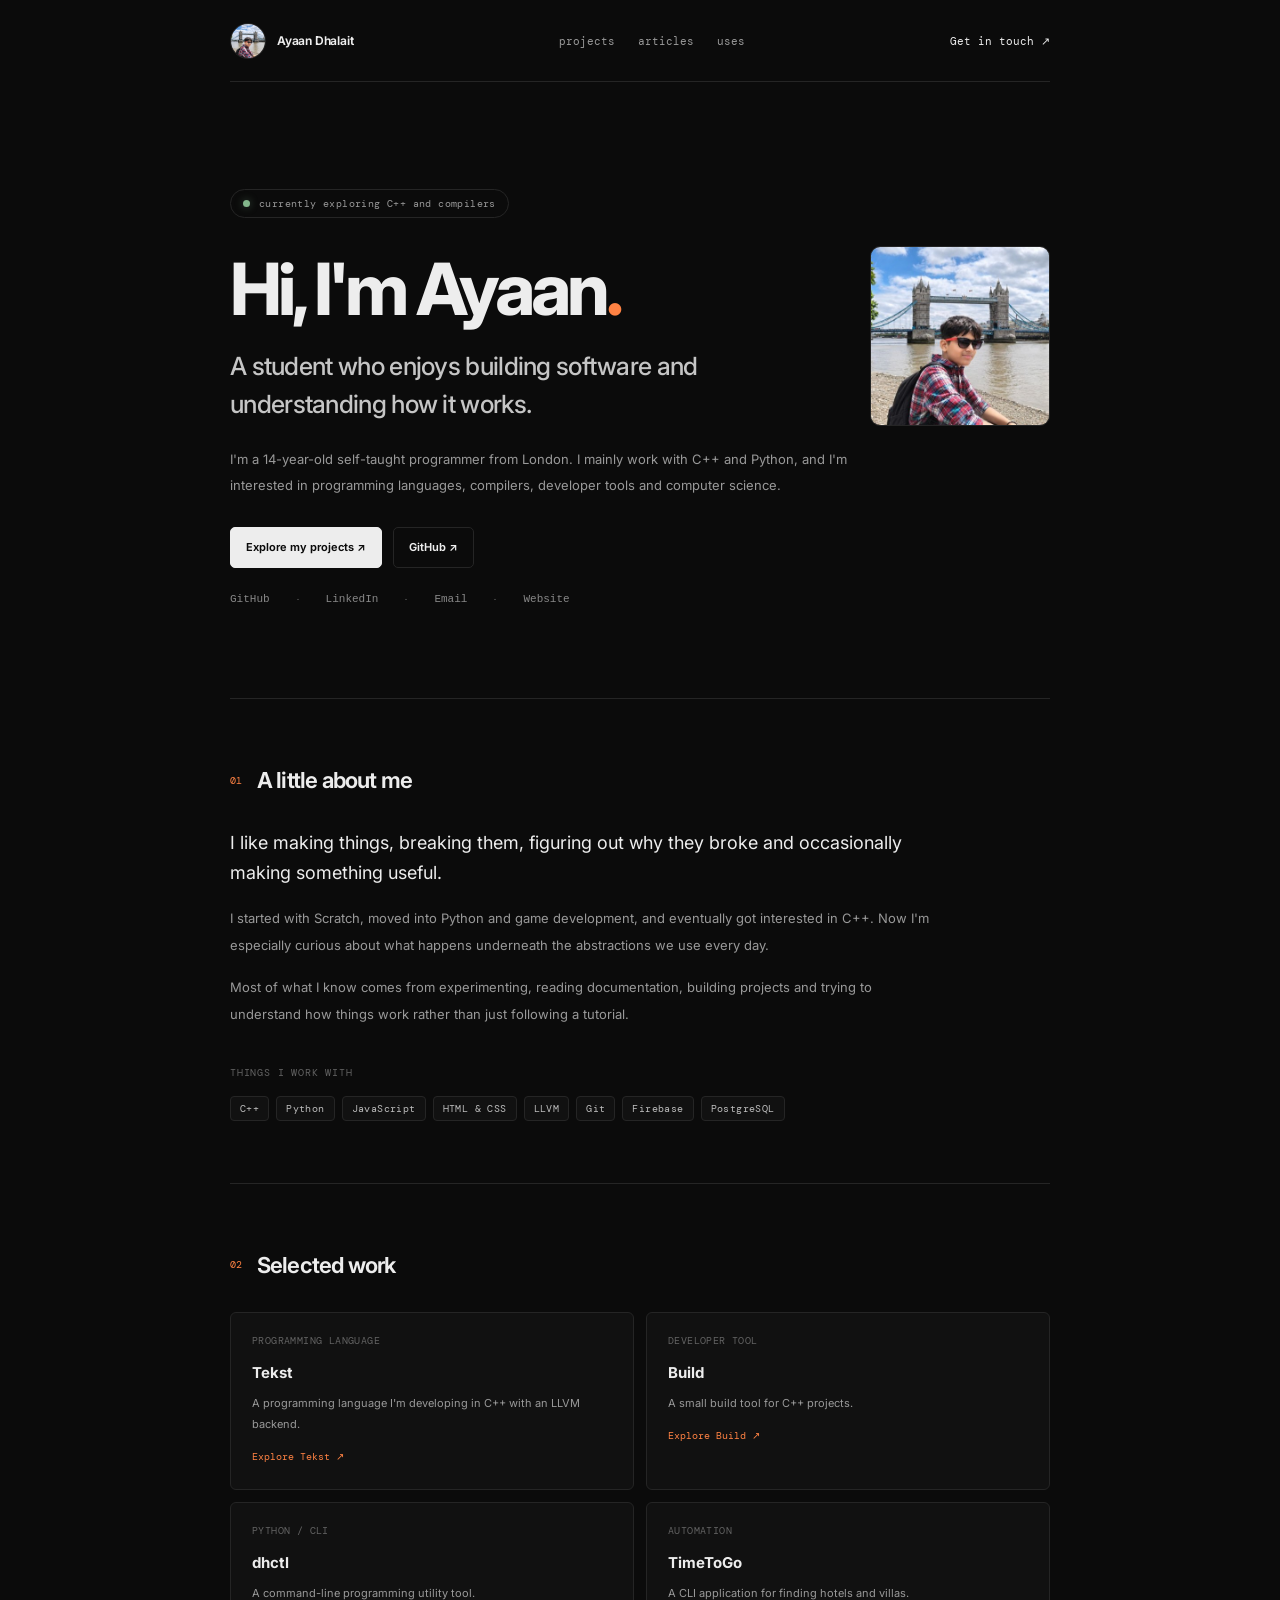
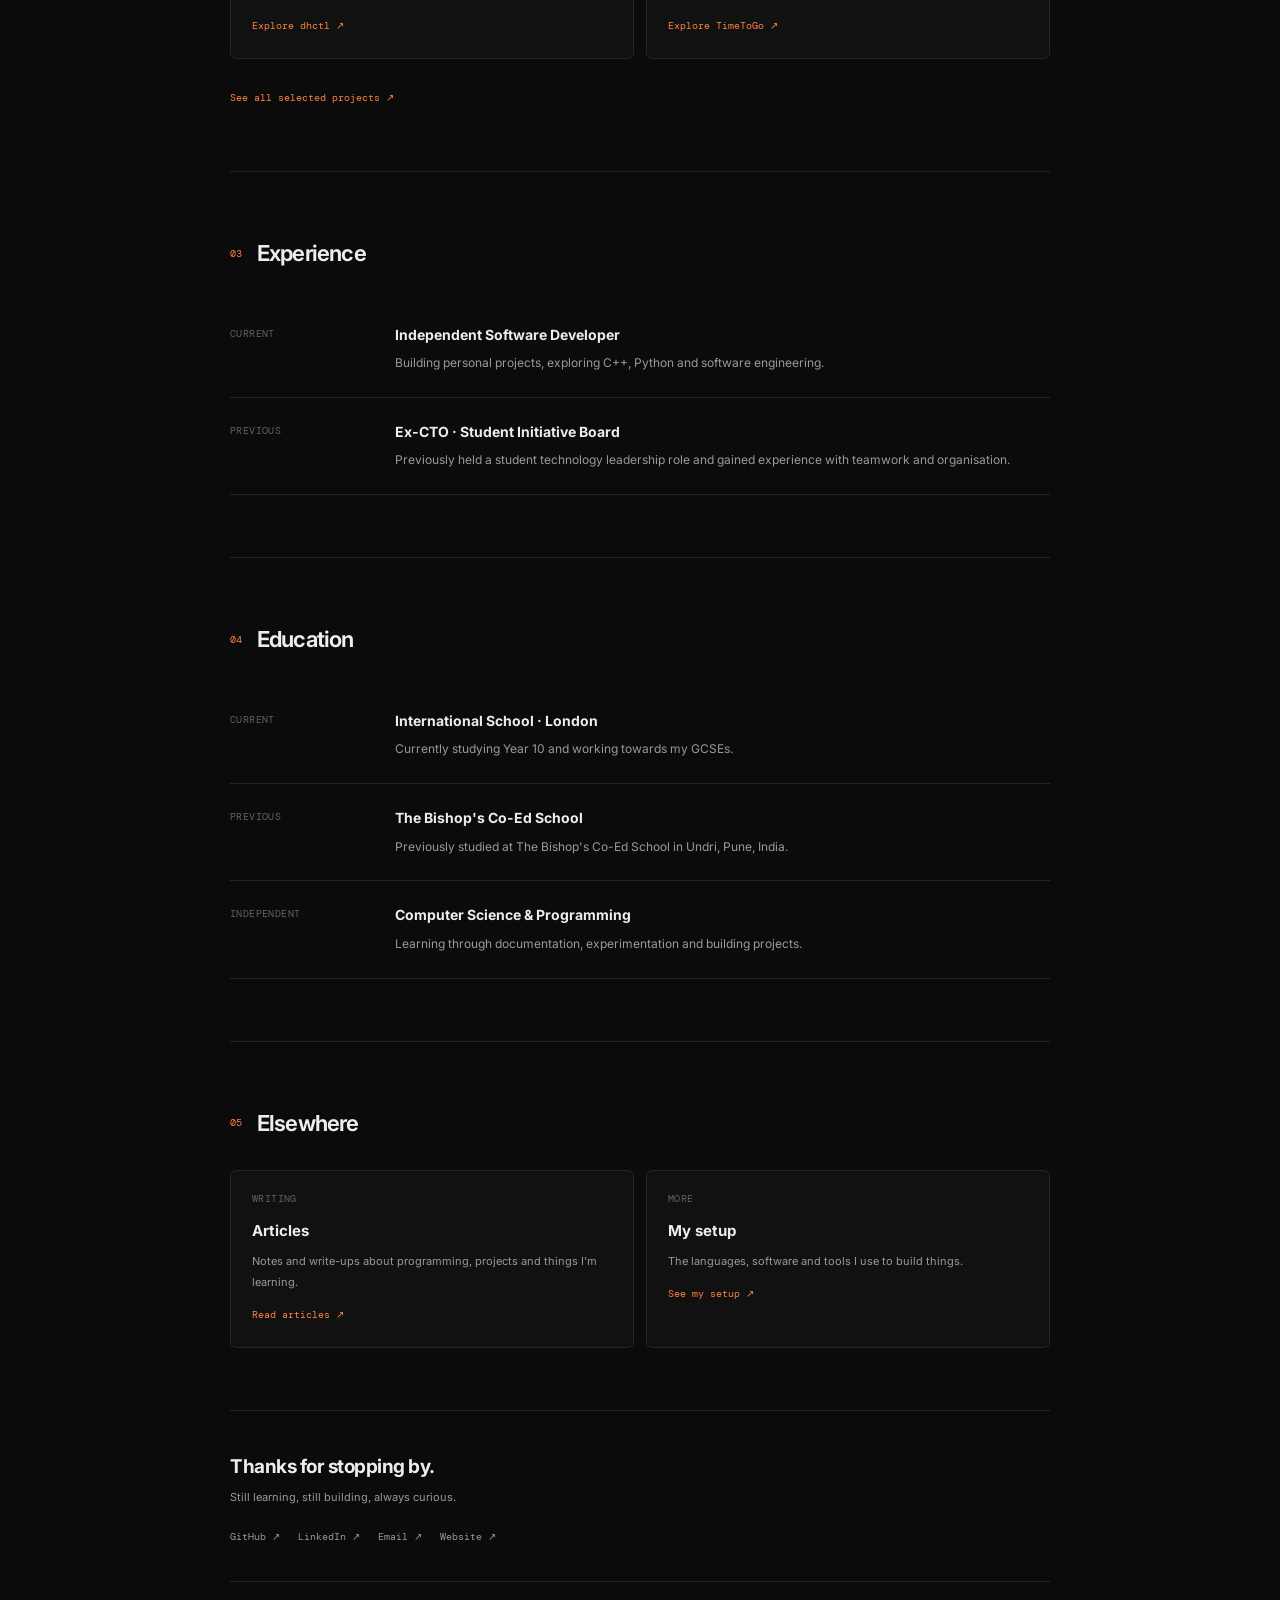
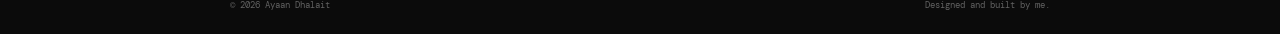
<file: index.html>
<!DOCTYPE html>
<html lang="en">
<head>
<meta charset="UTF-8">
<meta name="viewport" content="width=device-width, initial-scale=1.0">
<meta name="description" content="Ayaan Dhalait is a student and self-taught programmer interested in C++, Python and computer science.">
<meta name="theme-color" content="#0b0b0b">
<title>Home | Ayaan Dhalait</title>
<link rel="icon" type="image/png" href="ayaan.png">
<link rel="stylesheet" href="styles.css">
<link rel="preconnect" href="https://fonts.googleapis.com">
<link rel="preconnect" href="https://fonts.gstatic.com" crossorigin>
<link href="https://fonts.googleapis.com/css2?family=DM+Mono:wght@400;500&family=Inter:wght@400;500;600;700;800&display=swap" rel="stylesheet">
</head>
<body><div class="container"><nav class="navbar">
<a class="brand" href="/"><img src="ayaan.png" alt="Ayaan"><span>Ayaan Dhalait</span></a>
<div class="nav-links"><a href="/projects/">projects</a><a href="/articles/">articles</a><a href="/uses/">uses</a></div>
<a class="contact-link" href="/contact/">Get in touch ↗</a>
</nav><main>
<header class="hero">
<div class="eyebrow"><span class="dot"></span> currently exploring C++ and compilers</div>
<div class="profile-row">
<div><h1>Hi, I'm Ayaan<span class="accent">.</span></h1><h2>A student who enjoys building software and understanding how it works.</h2></div>
<img class="profile-photo" src="ayaan.png" alt="Ayaan at Tower Bridge in London">
</div>
<p class="lead">I'm a 14-year-old self-taught programmer from London. I mainly work with C++ and Python, and I'm interested in programming languages, compilers, developer tools and computer science.</p>
<div class="actions"><a class="button primary" href="/projects/">Explore my projects ↗</a><a class="button secondary" href="https://github.com/ayaandh" target="_blank" rel="noopener">GitHub ↗</a></div>
<div class="socials"><a href="https://github.com/ayaandh" target="_blank" rel="noopener">GitHub</a><span>·</span><a href="https://www.linkedin.com/in/ayaan-dhalait/" target="_blank" rel="noopener">LinkedIn</a><span>·</span><a href="mailto:ayaan@ayaan.is-a.dev">Email</a><span>·</span><a href="https://ayaan.is-a.dev" target="_blank" rel="noopener">Website</a></div>
</header>
<section class="section" id="about">
<div class="section-heading"><span class="section-number">01</span><h2>A little about me</h2></div>
<div class="copy"><p class="large">I like making things, breaking them, figuring out why they broke and occasionally making something useful.</p><p>I started with Scratch, moved into Python and game development, and eventually got interested in C++. Now I'm especially curious about what happens underneath the abstractions we use every day.</p><p>Most of what I know comes from experimenting, reading documentation, building projects and trying to understand how things work rather than just following a tutorial.</p></div>
<div class="stack"><span class="stack-label">Things I work with</span><div class="tags"><span class="tag">C++</span><span class="tag">Python</span><span class="tag">JavaScript</span><span class="tag">HTML & CSS</span><span class="tag">LLVM</span><span class="tag">Git</span><span class="tag">Firebase</span><span class="tag">PostgreSQL</span></div></div>
</section>
<section class="section">
<div class="section-heading"><span class="section-number">02</span><h2>Selected work</h2></div>
<div class="card-grid">
<div class="card"><span class="meta">PROGRAMMING LANGUAGE</span><h3>Tekst</h3><p>A programming language I'm developing in C++ with an LLVM backend.</p><a class="text-link" href="https://github.com/ayaandh/Tekst" target="_blank" rel="noopener">Explore Tekst ↗</a></div>
<div class="card"><span class="meta">DEVELOPER TOOL</span><h3>Build</h3><p>A small build tool for C++ projects.</p><a class="text-link" href="https://github.com/ayaandh/Build" target="_blank" rel="noopener">Explore Build ↗</a></div>
<div class="card"><span class="meta">PYTHON / CLI</span><h3>dhctl</h3><p>A command-line programming utility tool.</p><a class="text-link" href="https://github.com/ayaandh/dhctl" target="_blank" rel="noopener">Explore dhctl ↗</a></div>
<div class="card"><span class="meta">AUTOMATION</span><h3>TimeToGo</h3><p>A CLI application for finding hotels and villas.</p><a class="text-link" href="https://github.com/ayaandh/TimeToGo" target="_blank" rel="noopener">Explore TimeToGo ↗</a></div>
</div>
<p style="margin-top:22px"><a class="text-link" href="/projects/">See all selected projects ↗</a></p>
</section>
<section class="section">
<div class="section-heading"><span class="section-number">03</span><h2>Experience</h2></div>
<div class="timeline">
<div class="timeline-item"><span class="date">CURRENT</span><div><h3>Independent Software Developer</h3><p>Building personal projects, exploring C++, Python and software engineering.</p></div></div>
<div class="timeline-item"><span class="date">PREVIOUS</span><div><h3>Ex-CTO · Student Initiative Board</h3><p>Previously held a student technology leadership role and gained experience with teamwork and organisation.</p></div></div>
</div>
</section>
<section class="section">
<div class="section-heading"><span class="section-number">04</span><h2>Education</h2></div>
<div class="timeline">
<div class="timeline-item"><span class="date">CURRENT</span><div><h3>International School · London</h3><p>Currently studying Year 10 and working towards my GCSEs.</p></div></div>
<div class="timeline-item"><span class="date">PREVIOUS</span><div><h3>The Bishop's Co-Ed School</h3><p>Previously studied at The Bishop's Co-Ed School in Undri, Pune, India.</p></div></div>
<div class="timeline-item"><span class="date">INDEPENDENT</span><div><h3>Computer Science & Programming</h3><p>Learning through documentation, experimentation and building projects.</p></div></div>
</div>
</section>
<section class="section">
<div class="section-heading"><span class="section-number">05</span><h2>Elsewhere</h2></div>
<div class="card-grid">
<div class="card"><span class="meta">WRITING</span><h3>Articles</h3><p>Notes and write-ups about programming, projects and things I'm learning.</p><a class="text-link" href="/articles/">Read articles ↗</a></div>
<div class="card"><span class="meta">MORE</span><h3>My setup</h3><p>The languages, software and tools I use to build things.</p><a class="text-link" href="/uses/">See my setup ↗</a></div>
</div>
</section>
</main><footer>
<h2>Thanks for stopping by.</h2>
<p>Still learning, still building, always curious.</p>
<div class="footer-links">
<a href="https://github.com/ayaandh" target="_blank" rel="noopener">GitHub ↗</a>
<a href="https://www.linkedin.com/in/ayaan-dhalait/" target="_blank" rel="noopener">LinkedIn ↗</a>
<a href="mailto:ayaan@ayaan.is-a.dev">Email ↗</a>
<a href="https://ayaan.is-a.dev" target="_blank" rel="noopener">Website ↗</a>
</div>
<div class="footer-bottom"><span>© 2026 Ayaan Dhalait</span><span>Designed and built by me.</span></div>
</footer></div></body>
</html>
</file>
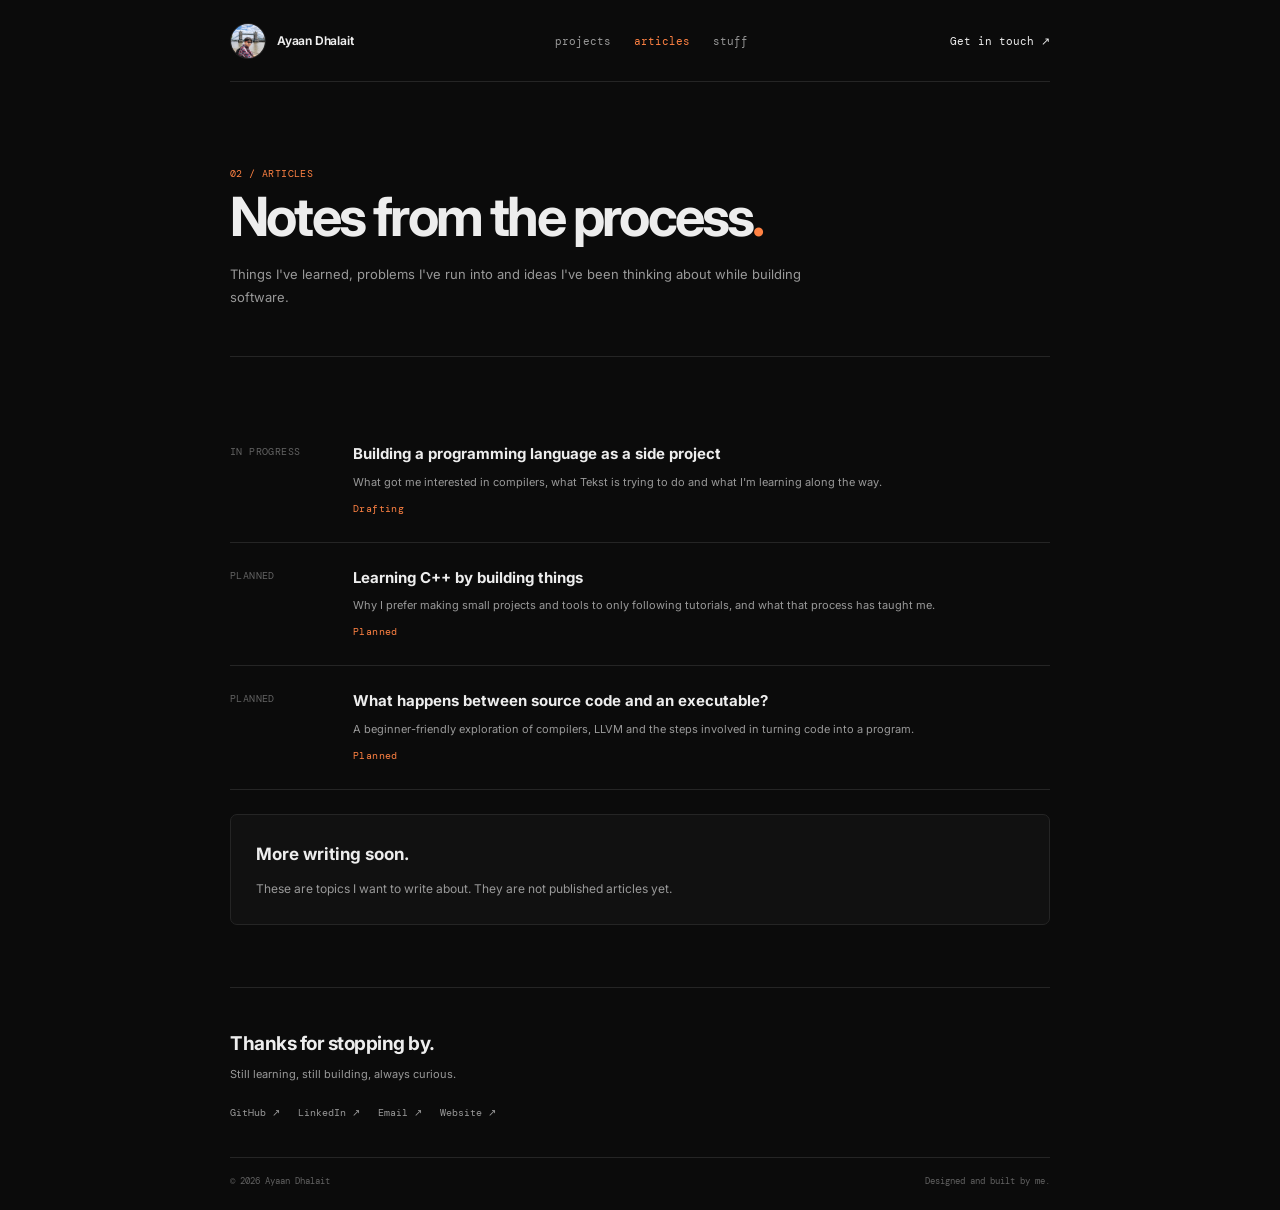
<file: articles/index.html>
<!DOCTYPE html>
<html lang="en">
<head>
<meta charset="UTF-8">
<meta name="viewport" content="width=device-width, initial-scale=1.0">
<meta name="description" content="Programming notes and articles by Ayaan Dhalait.">
<meta name="theme-color" content="#0b0b0b">
<title>Articles | Ayaan Dhalait</title>
<link rel="icon" type="image/png" href="../ayaan.png">
<link rel="stylesheet" href="../styles.css">
<link rel="preconnect" href="https://fonts.googleapis.com">
<link rel="preconnect" href="https://fonts.gstatic.com" crossorigin>
<link href="https://fonts.googleapis.com/css2?family=DM+Mono:wght@400;500&family=Inter:wght@400;500;600;700;800&display=swap" rel="stylesheet">
</head>
<body><div class="container"><nav class="navbar">
<a class="brand" href="../index.html"><img src="../ayaan.png" alt="Ayaan"><span>Ayaan Dhalait</span></a>
<div class="nav-links"><a class="" href="../projects/">projects</a><a class="active" href="../articles/">articles</a><a class="" href="../stuff/">stuff</a></div>
<a class="contact-link" href="/contact/">Get in touch ↗</a>
</nav><main>
<header class="page-hero"><span class="section-number">02 / ARTICLES</span><h1>Notes from the process<span class="accent">.</span></h1><p>Things I've learned, problems I've run into and ideas I've been thinking about while building software.</p></header>
<section class="section">
<div class="article-item"><span class="date">IN PROGRESS</span><div><h3>Building a programming language as a side project</h3><p>What got me interested in compilers, what Tekst is trying to do and what I'm learning along the way.</p><span class="status">Drafting</span></div></div>
<div class="article-item"><span class="date">PLANNED</span><div><h3>Learning C++ by building things</h3><p>Why I prefer making small projects and tools to only following tutorials, and what that process has taught me.</p><span class="status">Planned</span></div></div>
<div class="article-item"><span class="date">PLANNED</span><div><h3>What happens between source code and an executable?</h3><p>A beginner-friendly exploration of compilers, LLVM and the steps involved in turning code into a program.</p><span class="status">Planned</span></div></div>
<div class="note-box"><h3>More writing soon.</h3><p>These are topics I want to write about. They are not published articles yet.</p></div>
</section>
</main><footer>
<h2>Thanks for stopping by.</h2>
<p>Still learning, still building, always curious.</p>
<div class="footer-links">
<a href="https://github.com/ayaandh" target="_blank" rel="noopener">GitHub ↗</a>
<a href="https://www.linkedin.com/in/ayaan-dhalait/" target="_blank" rel="noopener">LinkedIn ↗</a>
<a href="mailto:ayaan@ayaan.is-a.dev">Email ↗</a>
<a href="https://ayaan.is-a.dev" target="_blank" rel="noopener">Website ↗</a>
</div>
<div class="footer-bottom"><span>© 2026 Ayaan Dhalait</span><span>Designed and built by me.</span></div>
</footer></div></body>
</html>
</file>
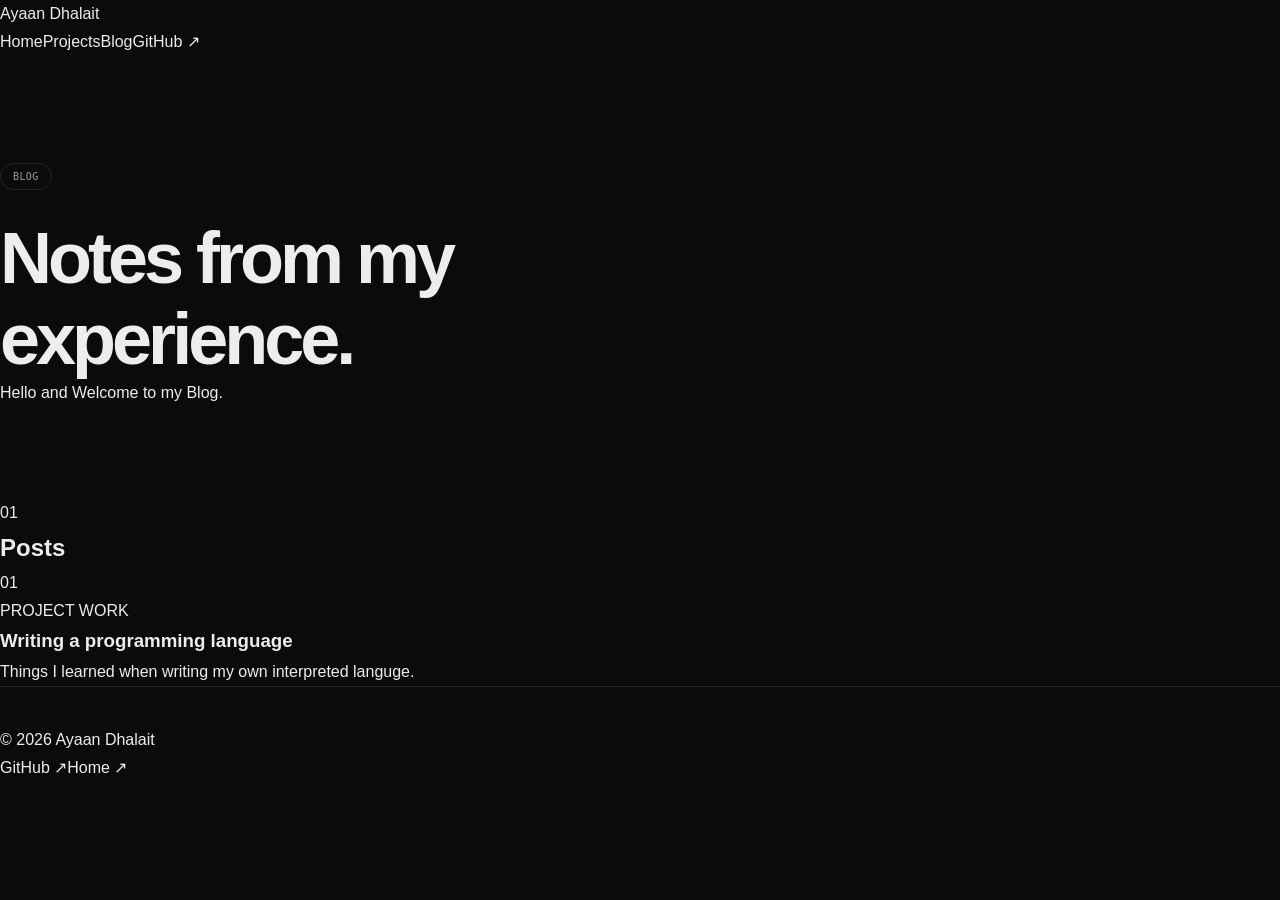
<file: blog/index.html>
<!DOCTYPE html>
<html lang="en">
<head>
    <meta charset="UTF-8">
    <meta name="viewport" content="width=device-width, initial-scale=1.0">
    <title>Blog — Ayaan Dhalait</title>
    <link rel="stylesheet" href="/styles.css">
</head>
<body>
    <main>
        <header>
            <a href="/" class="name">Ayaan <span>Dhalait</span></a>
            <nav><a href="/">Home</a><a href="/projects/">Projects</a><a href="/blog/">Blog</a><a href="https://github.com/ayaandh" target="_blank">GitHub ↗</a></nav>
        </header>

        <section class="hero small-hero">
            <p class="eyebrow">BLOG</p>
            <h1>Notes from my <br>experience.</h1>
            <p class="intro">Hello and Welcome to my Blog.</p>
        </section>

        <section>
            <div class="section-title"><span>01</span><h2>Posts</h2></div>
            <div class="post-list">
                <a href="language/"><div class="post"><span>01</span><div><p class="type">PROJECT WORK</p><h3>Writing a programming language</h3><p>Things I learned when writing my own interpreted languge.</p></div></div></a>
            </div>
        </section>

        <footer><span>© 2026 Ayaan Dhalait</span><div><a href="https://github.com/ayaandh">GitHub ↗</a><a href="/">Home ↗</a></div></footer>
    </main>
</body>
</html>
</file>
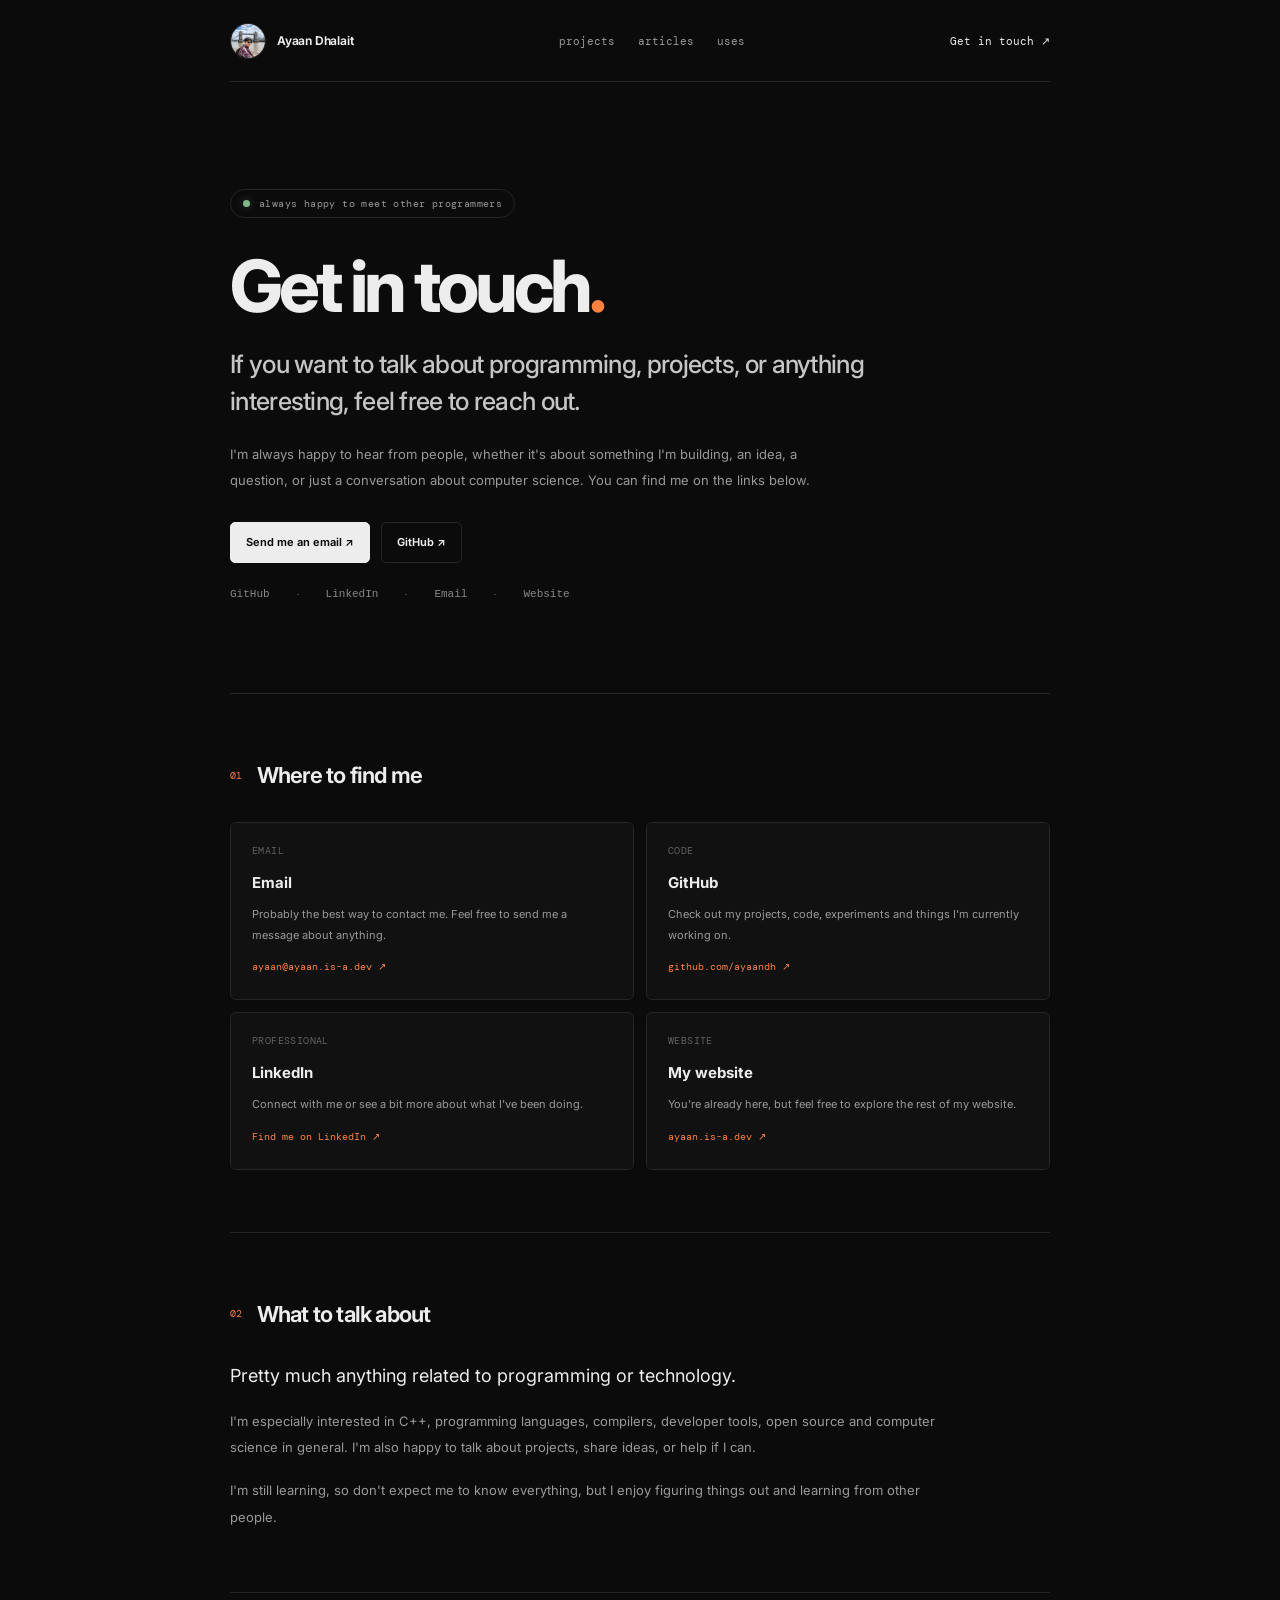
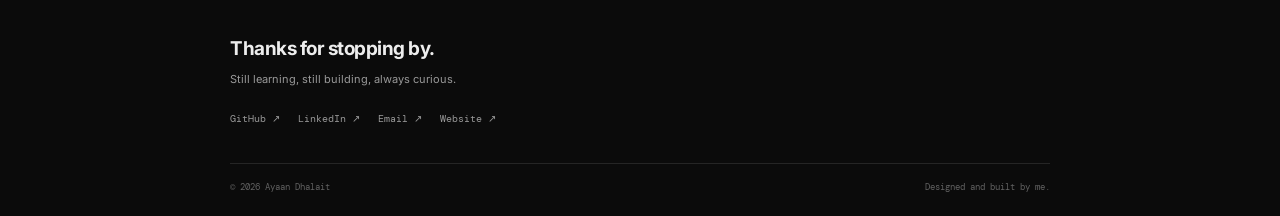
<file: contact/index.html>
<!DOCTYPE html>
<html lang="en">
<head>
<meta charset="UTF-8">
<meta name="viewport" content="width=device-width, initial-scale=1.0">
<meta name="description" content="Get in touch with Ayaan Dhalait about programming, projects and computer science.">
<meta name="theme-color" content="#0b0b0b">
<title>Contact | Ayaan Dhalait</title>
<link rel="icon" type="image/png" href="/ayaan.png">
<link rel="stylesheet" href="/styles.css">
<link rel="preconnect" href="https://fonts.googleapis.com">
<link rel="preconnect" href="https://fonts.gstatic.com" crossorigin>
<link href="https://fonts.googleapis.com/css2?family=DM+Mono:wght@400;500&family=Inter:wght@400;500;600;700;800&display=swap" rel="stylesheet">
</head>
<body>
<div class="container">

<nav class="navbar">
<a class="brand" href="/"><img src="/ayaan.png" alt="Ayaan"><span>Ayaan Dhalait</span></a>
<div class="nav-links">
<a href="/projects/">projects</a>
<a href="/articles/">articles</a>
<a href="/uses/">uses</a>
</div>
<a class="contact-link" href="/contact/">Get in touch ↗</a>
</nav>

<main>

<header class="hero">
<div class="eyebrow"><span class="dot"></span> always happy to meet other programmers</div>

<h1>Get in touch<span class="accent">.</span></h1>

<h2>If you want to talk about programming, projects, or anything interesting, feel free to reach out.</h2>

<p class="lead">I'm always happy to hear from people, whether it's about something I'm building, an idea, a question, or just a conversation about computer science. You can find me on the links below.</p>

<div class="actions">
<a class="button primary" href="mailto:ayaan@ayaan.is-a.dev">Send me an email ↗</a>
<a class="button secondary" href="https://github.com/ayaandh" target="_blank" rel="noopener">GitHub ↗</a>
</div>

<div class="socials">
<a href="https://github.com/ayaandh" target="_blank" rel="noopener">GitHub</a>
<span>·</span>
<a href="https://www.linkedin.com/in/ayaan-dhalait/" target="_blank" rel="noopener">LinkedIn</a>
<span>·</span>
<a href="mailto:ayaan@ayaan.is-a.dev">Email</a>
<span>·</span>
<a href="https://ayaan.is-a.dev" target="_blank" rel="noopener">Website</a>
</div>
</header>

<section class="section">
<div class="section-heading">
<span class="section-number">01</span>
<h2>Where to find me</h2>
</div>

<div class="card-grid">

<div class="card">
<span class="meta">EMAIL</span>
<h3>Email</h3>
<p>Probably the best way to contact me. Feel free to send me a message about anything.</p>
<a class="text-link" href="mailto:ayaan@ayaan.is-a.dev">ayaan@ayaan.is-a.dev ↗</a>
</div>

<div class="card">
<span class="meta">CODE</span>
<h3>GitHub</h3>
<p>Check out my projects, code, experiments and things I'm currently working on.</p>
<a class="text-link" href="https://github.com/ayaandh" target="_blank" rel="noopener">github.com/ayaandh ↗</a>
</div>

<div class="card">
<span class="meta">PROFESSIONAL</span>
<h3>LinkedIn</h3>
<p>Connect with me or see a bit more about what I've been doing.</p>
<a class="text-link" href="https://www.linkedin.com/in/ayaan-dhalait/" target="_blank" rel="noopener">Find me on LinkedIn ↗</a>
</div>

<div class="card">
<span class="meta">WEBSITE</span>
<h3>My website</h3>
<p>You're already here, but feel free to explore the rest of my website.</p>
<a class="text-link" href="https://ayaan.is-a.dev" target="_blank" rel="noopener">ayaan.is-a.dev ↗</a>
</div>

</div>
</section>

<section class="section">
<div class="section-heading">
<span class="section-number">02</span>
<h2>What to talk about</h2>
</div>

<div class="copy">
<p class="large">Pretty much anything related to programming or technology.</p>
<p>I'm especially interested in C++, programming languages, compilers, developer tools, open source and computer science in general. I'm also happy to talk about projects, share ideas, or help if I can.</p>
<p>I'm still learning, so don't expect me to know everything, but I enjoy figuring things out and learning from other people.</p>
</div>
</section>

</main>

<footer>
<h2>Thanks for stopping by.</h2>
<p>Still learning, still building, always curious.</p>
<div class="footer-links">
<a href="https://github.com/ayaandh" target="_blank" rel="noopener">GitHub ↗</a>
<a href="https://www.linkedin.com/in/ayaan-dhalait/" target="_blank" rel="noopener">LinkedIn ↗</a>
<a href="mailto:ayaan@ayaan.is-a.dev">Email ↗</a>
<a href="https://ayaan.is-a.dev" target="_blank" rel="noopener">Website ↗</a>
</div>
<div class="footer-bottom">
<span>© 2026 Ayaan Dhalait</span>
<span>Designed and built by me.</span>
</div>
</footer>

</div>
</body>
</html>
</file>
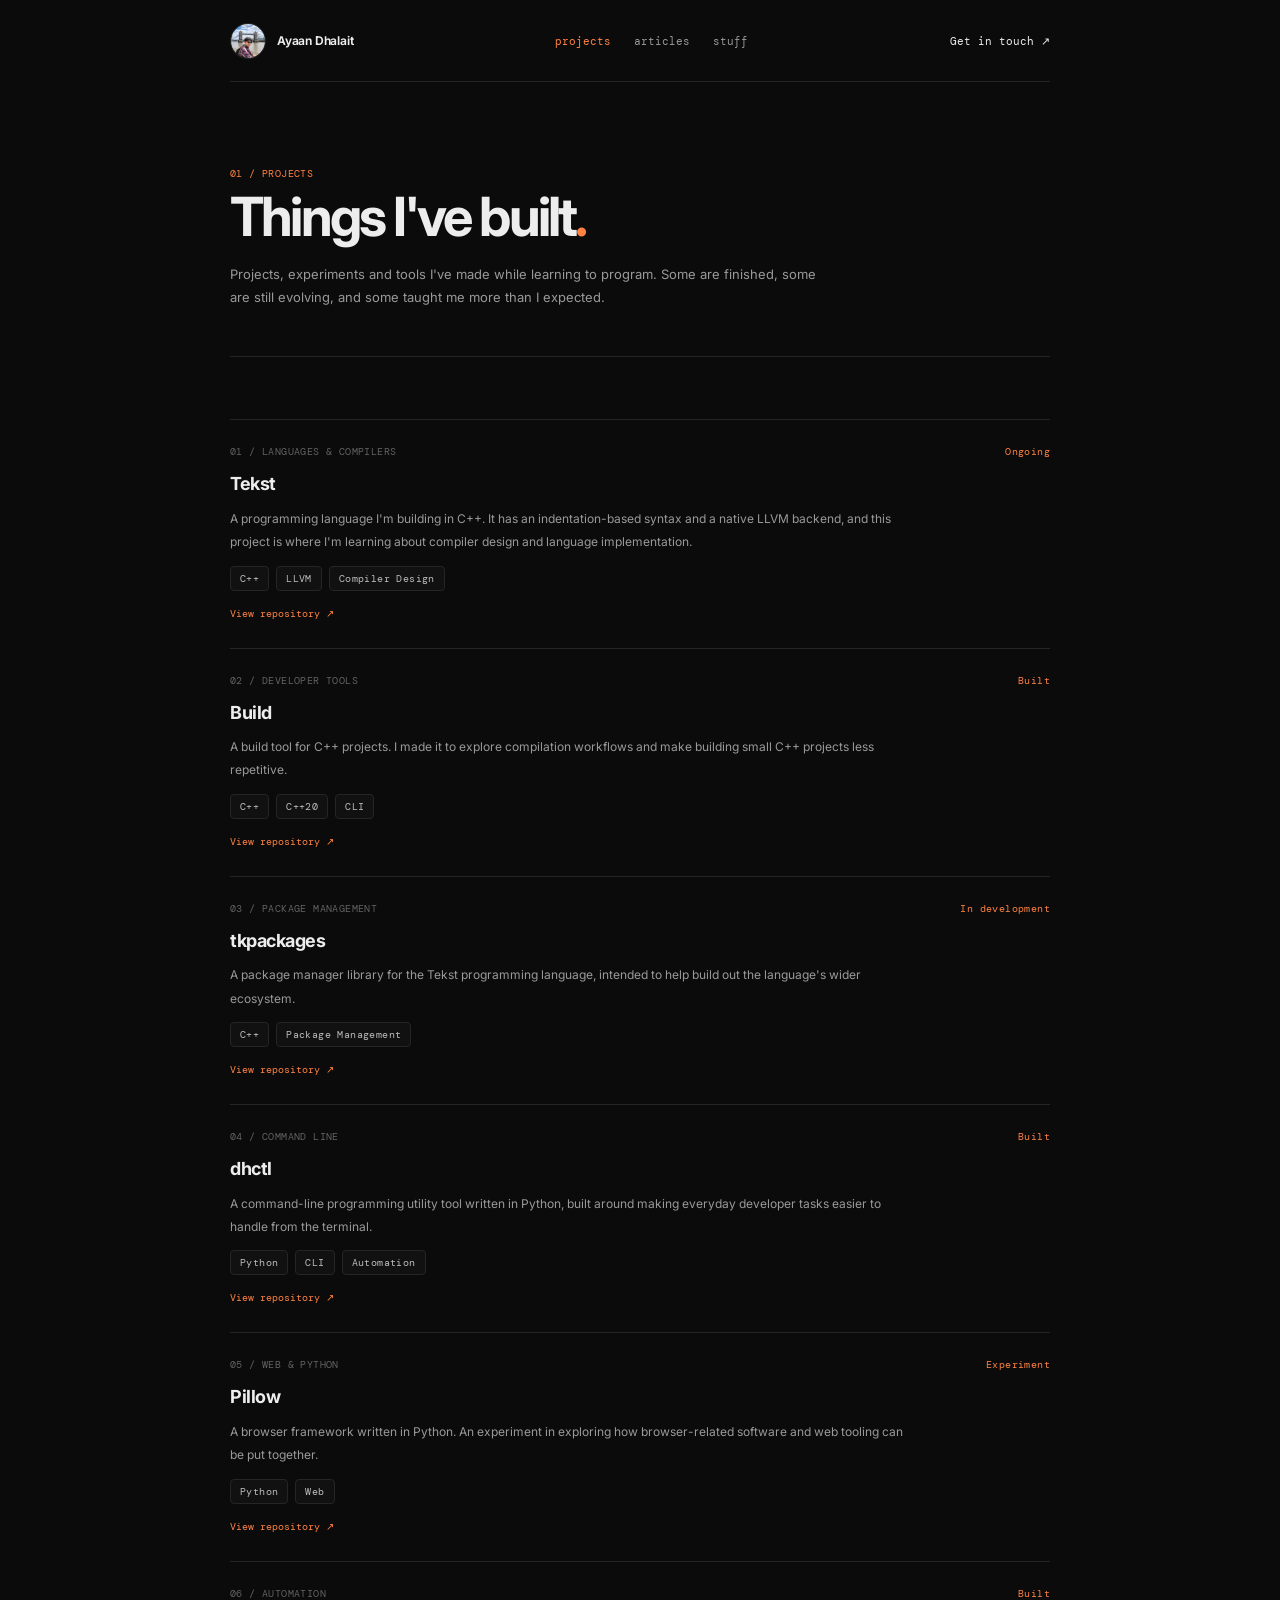
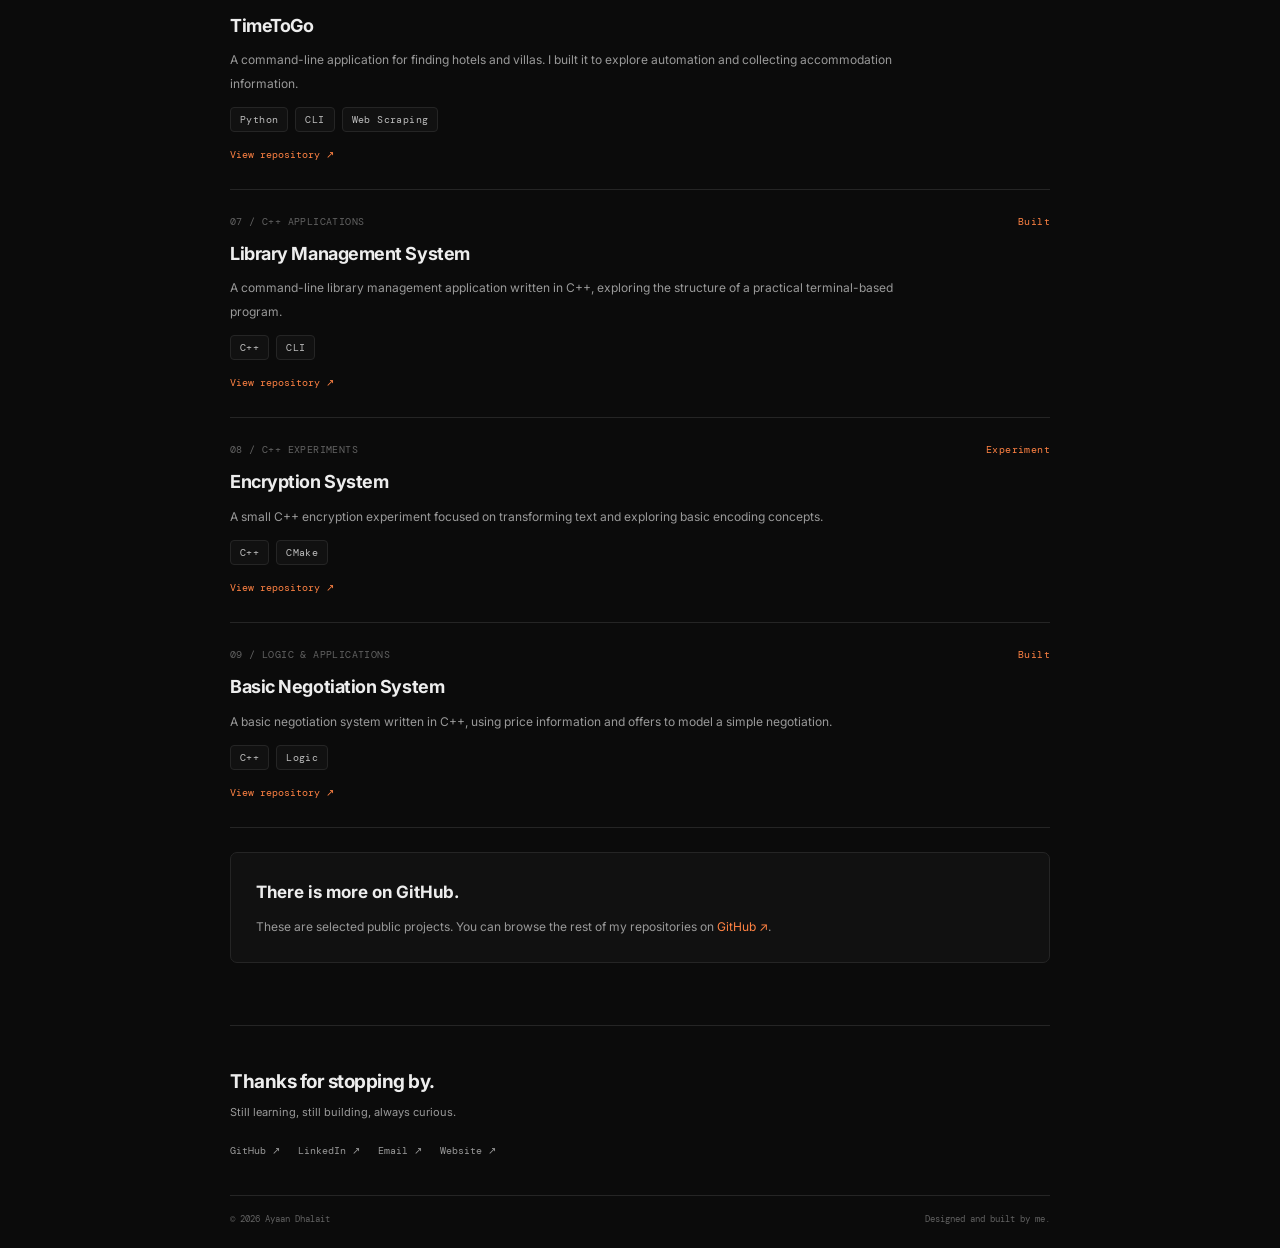
<file: projects/index.html>
<!DOCTYPE html>
<html lang="en">
<head>
<meta charset="UTF-8">
<meta name="viewport" content="width=device-width, initial-scale=1.0">
<meta name="description" content="Selected programming projects by Ayaan Dhalait.">
<meta name="theme-color" content="#0b0b0b">
<title>Projects | Ayaan Dhalait</title>
<link rel="icon" type="image/png" href="../ayaan.png">
<link rel="stylesheet" href="../styles.css">
<link rel="preconnect" href="https://fonts.googleapis.com">
<link rel="preconnect" href="https://fonts.gstatic.com" crossorigin>
<link href="https://fonts.googleapis.com/css2?family=DM+Mono:wght@400;500&family=Inter:wght@400;500;600;700;800&display=swap" rel="stylesheet">
</head>
<body><div class="container"><nav class="navbar">
<a class="brand" href="../index.html"><img src="../ayaan.png" alt="Ayaan"><span>Ayaan Dhalait</span></a>
<div class="nav-links"><a class="active" href="../projects/">projects</a><a class="" href="../articles/">articles</a><a class="" href="../stuff/">stuff</a></div>
<a class="contact-link" href="/contact/">Get in touch ↗</a>
</nav><main>
<header class="page-hero"><span class="section-number">01 / PROJECTS</span><h1>Things I've built<span class="accent">.</span></h1><p>Projects, experiments and tools I've made while learning to program. Some are finished, some are still evolving, and some taught me more than I expected.</p></header>
<section class="section"><div class="project-list"><article class="project">
<div class="project-top"><span class="meta">01 / LANGUAGES & COMPILERS</span><span class="status">Ongoing</span></div>
<h3>Tekst</h3><p>A programming language I'm building in C++. It has an indentation-based syntax and a native LLVM backend, and this project is where I'm learning about compiler design and language implementation.</p>
<div class="tags"><span class="tag">C++</span><span class="tag">LLVM</span><span class="tag">Compiler Design</span></div>
<div class="project-links"><a href="https://github.com/ayaandh/Tekst" target="_blank" rel="noopener">View repository ↗</a></div>
</article><article class="project">
<div class="project-top"><span class="meta">02 / DEVELOPER TOOLS</span><span class="status">Built</span></div>
<h3>Build</h3><p>A build tool for C++ projects. I made it to explore compilation workflows and make building small C++ projects less repetitive.</p>
<div class="tags"><span class="tag">C++</span><span class="tag">C++20</span><span class="tag">CLI</span></div>
<div class="project-links"><a href="https://github.com/ayaandh/Build" target="_blank" rel="noopener">View repository ↗</a></div>
</article><article class="project">
<div class="project-top"><span class="meta">03 / PACKAGE MANAGEMENT</span><span class="status">In development</span></div>
<h3>tkpackages</h3><p>A package manager library for the Tekst programming language, intended to help build out the language's wider ecosystem.</p>
<div class="tags"><span class="tag">C++</span><span class="tag">Package Management</span></div>
<div class="project-links"><a href="https://github.com/ayaandh/tkpackages" target="_blank" rel="noopener">View repository ↗</a></div>
</article><article class="project">
<div class="project-top"><span class="meta">04 / COMMAND LINE</span><span class="status">Built</span></div>
<h3>dhctl</h3><p>A command-line programming utility tool written in Python, built around making everyday developer tasks easier to handle from the terminal.</p>
<div class="tags"><span class="tag">Python</span><span class="tag">CLI</span><span class="tag">Automation</span></div>
<div class="project-links"><a href="https://github.com/ayaandh/dhctl" target="_blank" rel="noopener">View repository ↗</a></div>
</article><article class="project">
<div class="project-top"><span class="meta">05 / WEB & PYTHON</span><span class="status">Experiment</span></div>
<h3>Pillow</h3><p>A browser framework written in Python. An experiment in exploring how browser-related software and web tooling can be put together.</p>
<div class="tags"><span class="tag">Python</span><span class="tag">Web</span></div>
<div class="project-links"><a href="https://github.com/ayaandh/Pillow" target="_blank" rel="noopener">View repository ↗</a></div>
</article><article class="project">
<div class="project-top"><span class="meta">06 / AUTOMATION</span><span class="status">Built</span></div>
<h3>TimeToGo</h3><p>A command-line application for finding hotels and villas. I built it to explore automation and collecting accommodation information.</p>
<div class="tags"><span class="tag">Python</span><span class="tag">CLI</span><span class="tag">Web Scraping</span></div>
<div class="project-links"><a href="https://github.com/ayaandh/TimeToGo" target="_blank" rel="noopener">View repository ↗</a></div>
</article><article class="project">
<div class="project-top"><span class="meta">07 / C++ APPLICATIONS</span><span class="status">Built</span></div>
<h3>Library Management System</h3><p>A command-line library management application written in C++, exploring the structure of a practical terminal-based program.</p>
<div class="tags"><span class="tag">C++</span><span class="tag">CLI</span></div>
<div class="project-links"><a href="https://github.com/ayaandh/Library-Mangement-System" target="_blank" rel="noopener">View repository ↗</a></div>
</article><article class="project">
<div class="project-top"><span class="meta">08 / C++ EXPERIMENTS</span><span class="status">Experiment</span></div>
<h3>Encryption System</h3><p>A small C++ encryption experiment focused on transforming text and exploring basic encoding concepts.</p>
<div class="tags"><span class="tag">C++</span><span class="tag">CMake</span></div>
<div class="project-links"><a href="https://github.com/ayaandh/EncryptionSystem" target="_blank" rel="noopener">View repository ↗</a></div>
</article><article class="project">
<div class="project-top"><span class="meta">09 / LOGIC & APPLICATIONS</span><span class="status">Built</span></div>
<h3>Basic Negotiation System</h3><p>A basic negotiation system written in C++, using price information and offers to model a simple negotiation.</p>
<div class="tags"><span class="tag">C++</span><span class="tag">Logic</span></div>
<div class="project-links"><a href="https://github.com/ayaandh/Basic-Negotiation-System" target="_blank" rel="noopener">View repository ↗</a></div>
</article></div><div class="note-box"><h3>There is more on GitHub.</h3><p>These are selected public projects. You can browse the rest of my repositories on <a class="inline-link" href="https://github.com/ayaandh" target="_blank" rel="noopener">GitHub ↗</a>.</p></div></section>
</main><footer>
<h2>Thanks for stopping by.</h2>
<p>Still learning, still building, always curious.</p>
<div class="footer-links">
<a href="https://github.com/ayaandh" target="_blank" rel="noopener">GitHub ↗</a>
<a href="https://www.linkedin.com/in/ayaan-dhalait/" target="_blank" rel="noopener">LinkedIn ↗</a>
<a href="mailto:ayaan@ayaan.is-a.dev">Email ↗</a>
<a href="https://ayaan.is-a.dev" target="_blank" rel="noopener">Website ↗</a>
</div>
<div class="footer-bottom"><span>© 2026 Ayaan Dhalait</span><span>Designed and built by me.</span></div>
</footer></div></body>
</html>
</file>
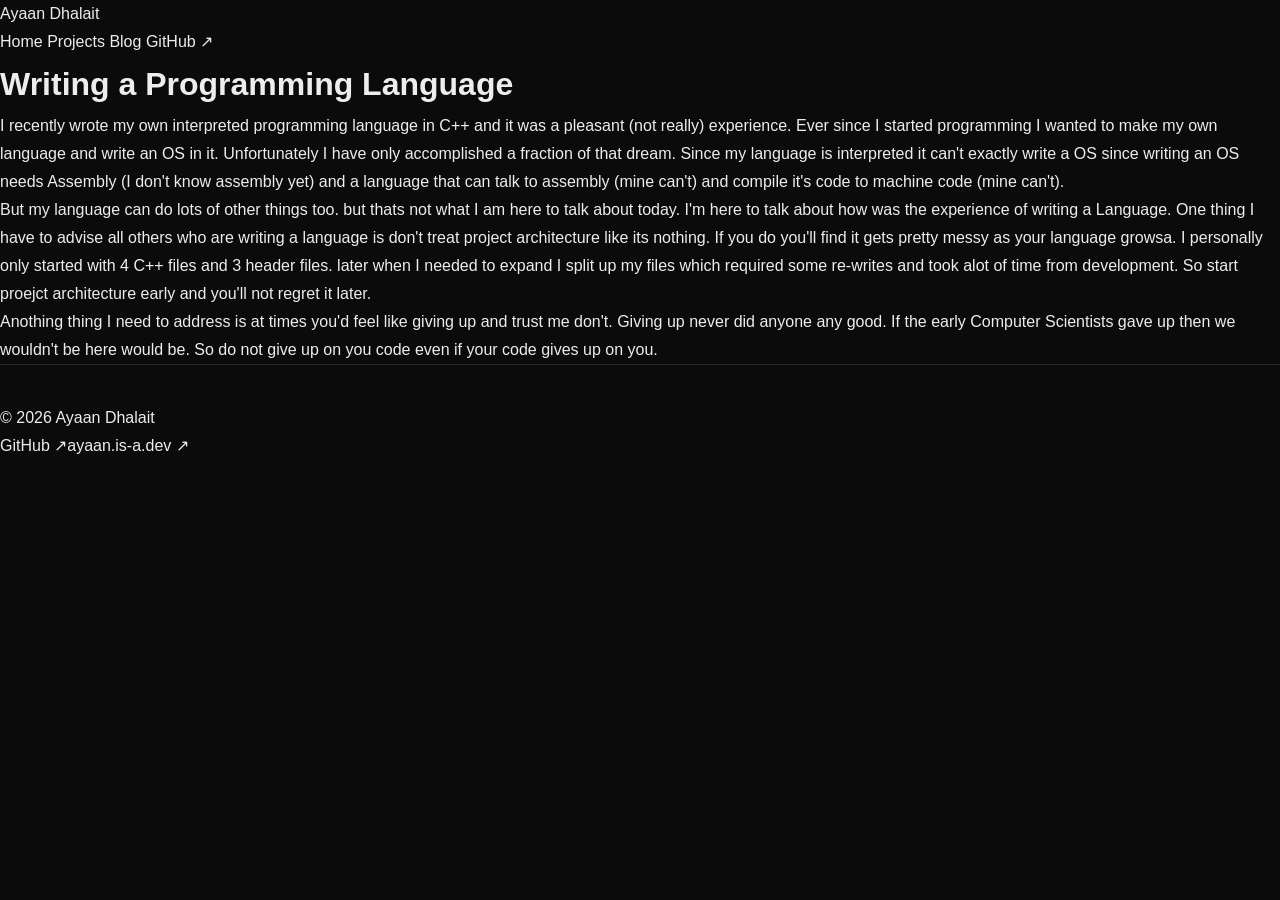
<file: blog/language/index.html>
<!DOCTYPE html>
<html lang="en">
<head>
    <meta charset="UTF-8">
    <meta name="viewport" content="width=device-width, initial-scale=1.0">
    <title>Writing a programming language</title>
    <link rel="stylesheet" href="/styles.css">
</head>
<body>
    <main>
    <header>
        <a href="/" class="name">Ayaan <span>Dhalait</span></a>
        <nav>
            <a href="/">Home</a>
            <a href="/projects/">Projects</a>
            <a href="/blog/">Blog</a>
            <a href="https://github.com/ayaandh" target="_blank">GitHub ↗</a>
        </nav>
    </header>
        <h1>
            Writing a Programming Language
        </h1>
        <p>I recently wrote my own interpreted programming language in C++ and it was a pleasant (not really) experience. Ever since I started programming I wanted to make my own language and write an OS in it. Unfortunately I have only accomplished a fraction of that dream. Since my language is interpreted it can't exactly write a OS since writing an OS needs Assembly (I don't know assembly yet) and a language that can talk to assembly (mine can't) and compile it's code to machine code (mine can't).</p>
        <p>But my language can do lots of other things too. but thats not what I am here to talk about today. I'm here to talk about how was the experience of writing a Language. One thing I have to advise all others who are writing a language is don't treat project architecture like its nothing. If you do you'll find it gets pretty messy as your language growsa. I personally only started with 4 C++ files and 3 header files. later when I needed to expand I split up my files which required some re-writes and took alot of time from development. So start proejct architecture early and you'll not regret it later.</p>
        <p>Anothing thing I need to address is at times you'd feel like giving up and trust me don't. Giving up never did anyone any good. If the early Computer Scientists gave up then we wouldn't be here would be. So do not give up on you code even if your code gives up on you.</p>
    <footer>
        <span>© 2026 Ayaan Dhalait</span>
        <div><a href="https://github.com/ayaandh" target="_blank">GitHub ↗</a><a href="https://ayaan.is-a.dev" target="_blank">ayaan.is-a.dev ↗</a></div>
    </footer>
    </main>
</body>
</html>
</file>
<file: styles.css>
:root {
    color-scheme: dark;
    --bg: #0b0b0b;
    --panel: #111111;
    --panel-hover: #171717;
    --text: #ededed;
    --muted: #999999;
    --faint: #626262;
    --line: #252525;
    --accent: #ff8243;
    --font: "Inter", sans-serif;
    --mono: "DM Mono", monospace;
}
* { box-sizing: border-box; margin: 0; padding: 0; }
html { scroll-behavior: smooth; }
body {
    background: var(--bg);
    color: var(--text);
    font-family: var(--font);
    line-height: 1.75;
    -webkit-font-smoothing: antialiased;
}
a { color: inherit; text-decoration: none; }
a:focus-visible { outline: 2px solid var(--accent); outline-offset: 4px; }
::selection { background: var(--accent); color: #111; }
.container { width: min(100% - 44px, 820px); margin: 0 auto; }
.navbar {
    min-height: 82px;
    display: flex;
    align-items: center;
    justify-content: space-between;
    gap: 22px;
    border-bottom: 1px solid var(--line);
}
.brand { display: inline-flex; align-items: center; gap: 11px; flex-shrink: 0; }
.brand img { width: 36px; height: 36px; object-fit: cover; border-radius: 50%; border: 1px solid var(--line); }
.brand span { font-size: 12px; font-weight: 650; letter-spacing: -.2px; }
.nav-links { display: flex; align-items: center; gap: 23px; }
.nav-links a, .contact-link {
    color: var(--muted);
    font: 11px var(--mono);
    transition: color .2s ease;
}
.nav-links a:hover, .nav-links a.active, .contact-link:hover { color: var(--accent); }
.contact-link { color: var(--text); }
.hero { padding: 105px 0 92px; }
.eyebrow, .section-number, .meta, .tag, .status, .date {
    font: 10px var(--mono);
    letter-spacing: .04em;
}
.eyebrow {
    display: inline-flex;
    align-items: center;
    gap: 9px;
    border: 1px solid var(--line);
    border-radius: 99px;
    padding: 7px 12px;
    color: var(--muted);
    margin-bottom: 28px;
}
.dot { width: 7px; height: 7px; border-radius: 50%; background: #83b78b; box-shadow: 0 0 9px #83b78b66; }
.hero h1 { font-size: clamp(44px, 8vw, 72px); line-height: 1.12; letter-spacing: -4px; font-weight: 750; }
.accent { color: var(--accent); }
.hero h2 { max-width: 650px; margin-top: 19px; color: #c5c5c5; font-size: clamp(19px, 3vw, 25px); line-height: 1.5; font-weight: 500; letter-spacing: -.7px; }
.lead { max-width: 620px; margin-top: 20px; color: var(--muted); font-size: 13px; line-height: 2; }
.actions { display: flex; flex-wrap: wrap; gap: 11px; margin-top: 29px; }
.button { display: inline-flex; align-items: center; justify-content: center; padding: 10px 15px; border: 1px solid var(--line); border-radius: 5px; font-size: 11px; font-weight: 650; transition: .2s ease; }
.button.primary { background: var(--text); border-color: var(--text); color: #0b0b0b; }
.button.primary:hover { background: var(--accent); border-color: var(--accent); transform: translateY(-2px); }
.button.secondary:hover { border-color: var(--accent); color: var(--accent); }
.socials { display: flex; flex-wrap: wrap; gap: 12px; margin-top: 29px; color: var(--faint); font: 10px var(--mono); }
.socials a:hover { color: var(--accent); }
.section { padding: 62px 0; border-top: 1px solid var(--line); }
.section-heading { display: flex; align-items: center; gap: 14px; margin-bottom: 28px; }
.section-number { color: var(--accent); }
.section-heading h2, .section-heading h3 { font-size: 22px; letter-spacing: -.8px; font-weight: 650; }
.section-intro { margin: -12px 0 25px; max-width: 650px; color: var(--muted); font-size: 12px; }
.copy { max-width: 710px; color: var(--muted); font-size: 13px; line-height: 2.05; }
.copy p + p { margin-top: 16px; }
.copy .large { color: var(--text); font-size: 18px; line-height: 1.7; }
.stack { margin-top: 28px; }
.stack-label { color: var(--faint); font: 10px var(--mono); text-transform: uppercase; letter-spacing: .08em; }
.tags { display: flex; flex-wrap: wrap; gap: 7px; margin-top: 12px; }
.tag { display: inline-flex; padding: 5px 9px; color: #bdbdbd; background: var(--panel); border: 1px solid var(--line); border-radius: 4px; }
.project-list { border-top: 1px solid var(--line); }
.project {
    padding: 25px 0 28px;
    border-bottom: 1px solid var(--line);
    transition: padding-left .2s ease;
}
.project:hover { padding-left: 7px; }
.project-top { display: flex; justify-content: space-between; gap: 12px; margin-bottom: 10px; }
.meta { color: var(--faint); }
.status { color: var(--accent); text-align: right; }
.project h3 { margin-bottom: 7px; font-size: 18px; letter-spacing: -.45px; }
.project p { max-width: 680px; color: var(--muted); font-size: 12px; line-height: 1.95; }
.project-links { display: flex; flex-wrap: wrap; gap: 17px; margin-top: 16px; }
.project-links a, .text-link { color: var(--accent); font: 10px var(--mono); }
.project-links a:hover, .text-link:hover { opacity: .7; }
.timeline { display: grid; gap: 0; }
.timeline-item { display: grid; grid-template-columns: 145px 1fr; gap: 20px; padding: 22px 0; border-bottom: 1px solid var(--line); }
.date { color: var(--faint); padding-top: 4px; }
.timeline-item h3 { font-size: 14px; margin-bottom: 5px; }
.timeline-item p { color: var(--muted); font-size: 12px; line-height: 1.9; }
.card-grid { display: grid; grid-template-columns: repeat(2, minmax(0, 1fr)); gap: 12px; }
.card { padding: 21px; border: 1px solid var(--line); border-radius: 6px; background: var(--panel); transition: background .2s, border-color .2s; }
.card:hover { background: var(--panel-hover); border-color: #3b302a; }
.card .meta { display: block; margin-bottom: 13px; }
.card h3 { font-size: 15px; margin-bottom: 7px; }
.card p { color: var(--muted); font-size: 11px; line-height: 1.9; }
.card .text-link { display: inline-block; margin-top: 15px; }
.profile-row { display: grid; grid-template-columns: minmax(0, 1fr) 180px; gap: 30px; align-items: center; }
.profile-row > div { min-width: 0; }
.profile-photo { width: 180px; height: 180px; object-fit: cover; border-radius: 10px; border: 1px solid var(--line); }
.hero h1 { max-width: 100%; overflow-wrap: normal; }
.language-table { width: 100%; border-collapse: collapse; border: 1px solid var(--line); border-radius: 8px; overflow: hidden; }
.language-table th, .language-table td { padding: 13px 16px; text-align: left; border-bottom: 1px solid var(--line); font-size: 12px; }
.language-table th { color: var(--faint); font: 10px var(--mono); text-transform: uppercase; letter-spacing: .06em; background: #101010; }
.language-table tr:last-child td { border-bottom: 0; }
.language-name { display: flex; align-items: center; gap: 12px; font-weight: 600; }
.language-name img { width: 25px; height: 25px; object-fit: contain; }
.language-table td:last-child { color: var(--muted); }
.skills-grid { display: grid; grid-template-columns: repeat(2, minmax(0,1fr)); gap: 12px; }
.skill-card { padding: 20px; border: 1px solid var(--line); border-radius: 7px; background: var(--panel); }
.skill-card h3 { font-size: 14px; margin-bottom: 12px; }
.skill-card .tags { margin-top: 0; }

.note-box { margin-top: 24px; padding: 25px; background: var(--panel); border: 1px solid var(--line); border-radius: 7px; }
.note-box h3 { font-size: 17px; margin-bottom: 8px; }
.note-box p { color: var(--muted); font-size: 12px; }
footer { padding: 39px 0 23px; border-top: 1px solid var(--line); }
footer h2 { font-size: 19px; letter-spacing: -.5px; }
footer p { margin-top: 5px; color: var(--muted); font-size: 11px; }
.footer-links { display: flex; flex-wrap: wrap; gap: 18px; margin-top: 22px; }
.footer-links a { color: var(--muted); font: 10px var(--mono); }
.footer-links a:hover { color: var(--accent); }
.footer-bottom { display: flex; justify-content: space-between; gap: 12px; margin-top: 38px; padding-top: 17px; border-top: 1px solid var(--line); color: var(--faint); font: 9px var(--mono); }
.page-hero { padding: 75px 0 48px; }
.page-hero h1 { font-size: clamp(36px, 7vw, 54px); letter-spacing: -2.8px; line-height: 1.2; }
.page-hero p { max-width: 600px; margin-top: 13px; color: var(--muted); font-size: 13px; }
.article-item { display: grid; grid-template-columns: 105px 1fr; gap: 18px; padding: 22px 0; border-bottom: 1px solid var(--line); }
.article-item h3 { font-size: 15px; margin-bottom: 5px; }
.article-item p { color: var(--muted); font-size: 11px; }
.article-item .status { display: inline-block; margin-top: 9px; }
.inline-link { color: var(--accent); }
@media (max-width: 650px) {
    .container { width: min(100% - 34px, 820px); }
    .navbar { min-height: 70px; }
    .nav-links { gap: 13px; }
    .nav-links a { font-size: 9px; }
    .contact-link { display: none; }
    .hero { padding: 78px 0 68px; }
    .hero h1 { letter-spacing: -2.5px; }
    .section { padding: 48px 0; }
    .timeline-item { grid-template-columns: 1fr; gap: 7px; }
    .card-grid { grid-template-columns: 1fr; }
    .profile-row { grid-template-columns: minmax(0, 1fr) 110px; gap: 15px; }
    .profile-photo { width: 110px; height: 110px; }
    .language-table th, .language-table td { padding: 11px 10px; }
    .skills-grid { grid-template-columns: 1fr; }
    .article-item { grid-template-columns: 1fr; gap: 5px; }
    .footer-bottom { flex-direction: column; }
}
@media (max-width: 390px) {
    .profile-row { grid-template-columns: 1fr; }
    .profile-photo { width: 128px; height: 128px; }
    .brand span { display: none; }
    .nav-links { gap: 10px; }
    .nav-links a { font-size: 8px; }
}
@media (prefers-reduced-motion: reduce) {
    *, *::before, *::after { scroll-behavior: auto !important; transition-duration: .01ms !important; }
}

.contact-main {
  width: 100%;
  max-width: 900px;
  margin: 0 auto;
  padding: 115px 0 100px;
}

.contact-status {
  display: inline-flex;
  align-items: center;
  gap: 10px;
  padding: 10px 14px;
  border: 1px solid #262626;
  border-radius: 30px;
  font-family: "JetBrains Mono", monospace;
  font-size: 11px;
  color: #aaa;
}

.status-dot {
  width: 7px;
  height: 7px;
  background: #86b991;
  border-radius: 50%;
}

.contact-main h1 {
  font-size: 82px;
  font-weight: 700;
  line-height: 1.08;
  letter-spacing: -5px;
  margin-top: 38px;
}

.contact-description {
  max-width: 650px;
  margin-top: 28px;
  color: #999;
  font-size: 15px;
  line-height: 1.9;
}

.contact-details {
  max-width: 500px;
  margin-top: 35px;
}

.contact-email {
  display: flex;
  align-items: center;
  justify-content: space-between;
  padding: 16px 0;
  border-bottom: 1px solid #252525;
  color: #ddd;
  font-family: "JetBrains Mono", monospace;
  font-size: 12px;
}

.contact-email:hover {
  color: white;
}

.socials {
  display: flex;
  gap: 25px;
  margin-top: 25px;
}

.socials a {
  color: #888;
  font-family: "JetBrains Mono", monospace;
  font-size: 11px;
}

.socials a:hover {
  color: white;
}

.contact-bottom {
  margin-top: 85px;
  color: #666;
  font-size: 12px;
}

@media (max-width: 960px) {
  .contact-main {
    padding-left: 25px;
    padding-right: 25px;
  }
}

@media (max-width: 600px) {
  .contact-main {
    padding-top: 75px;
  }

  .contact-main h1 {
    font-size: 62px;
    letter-spacing: -3.5px;
  }

  .contact-description {
    font-size: 13px;
  }

  .contact-details {
    max-width: 100%;
  }

  .socials {
    gap: 20px;
  }

  .contact-bottom {
    margin-top: 65px;
  }
}
</file>
